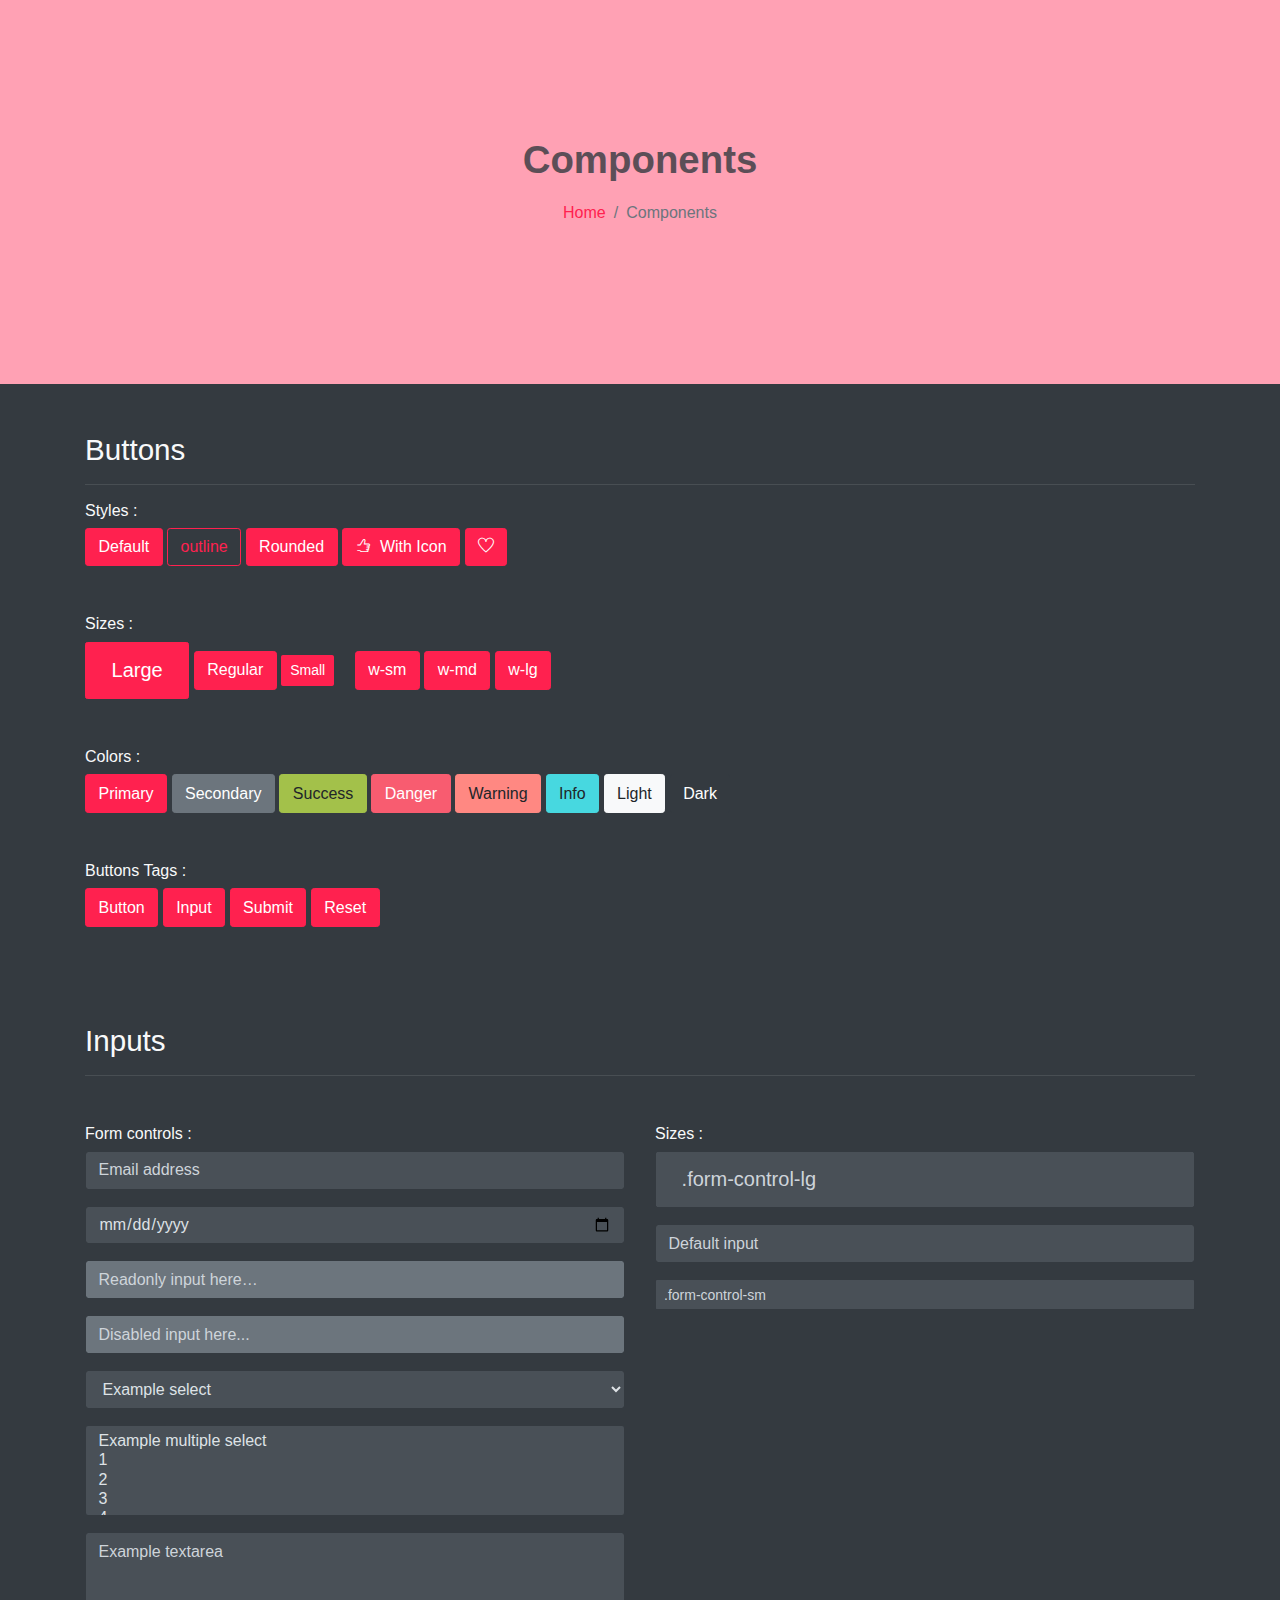
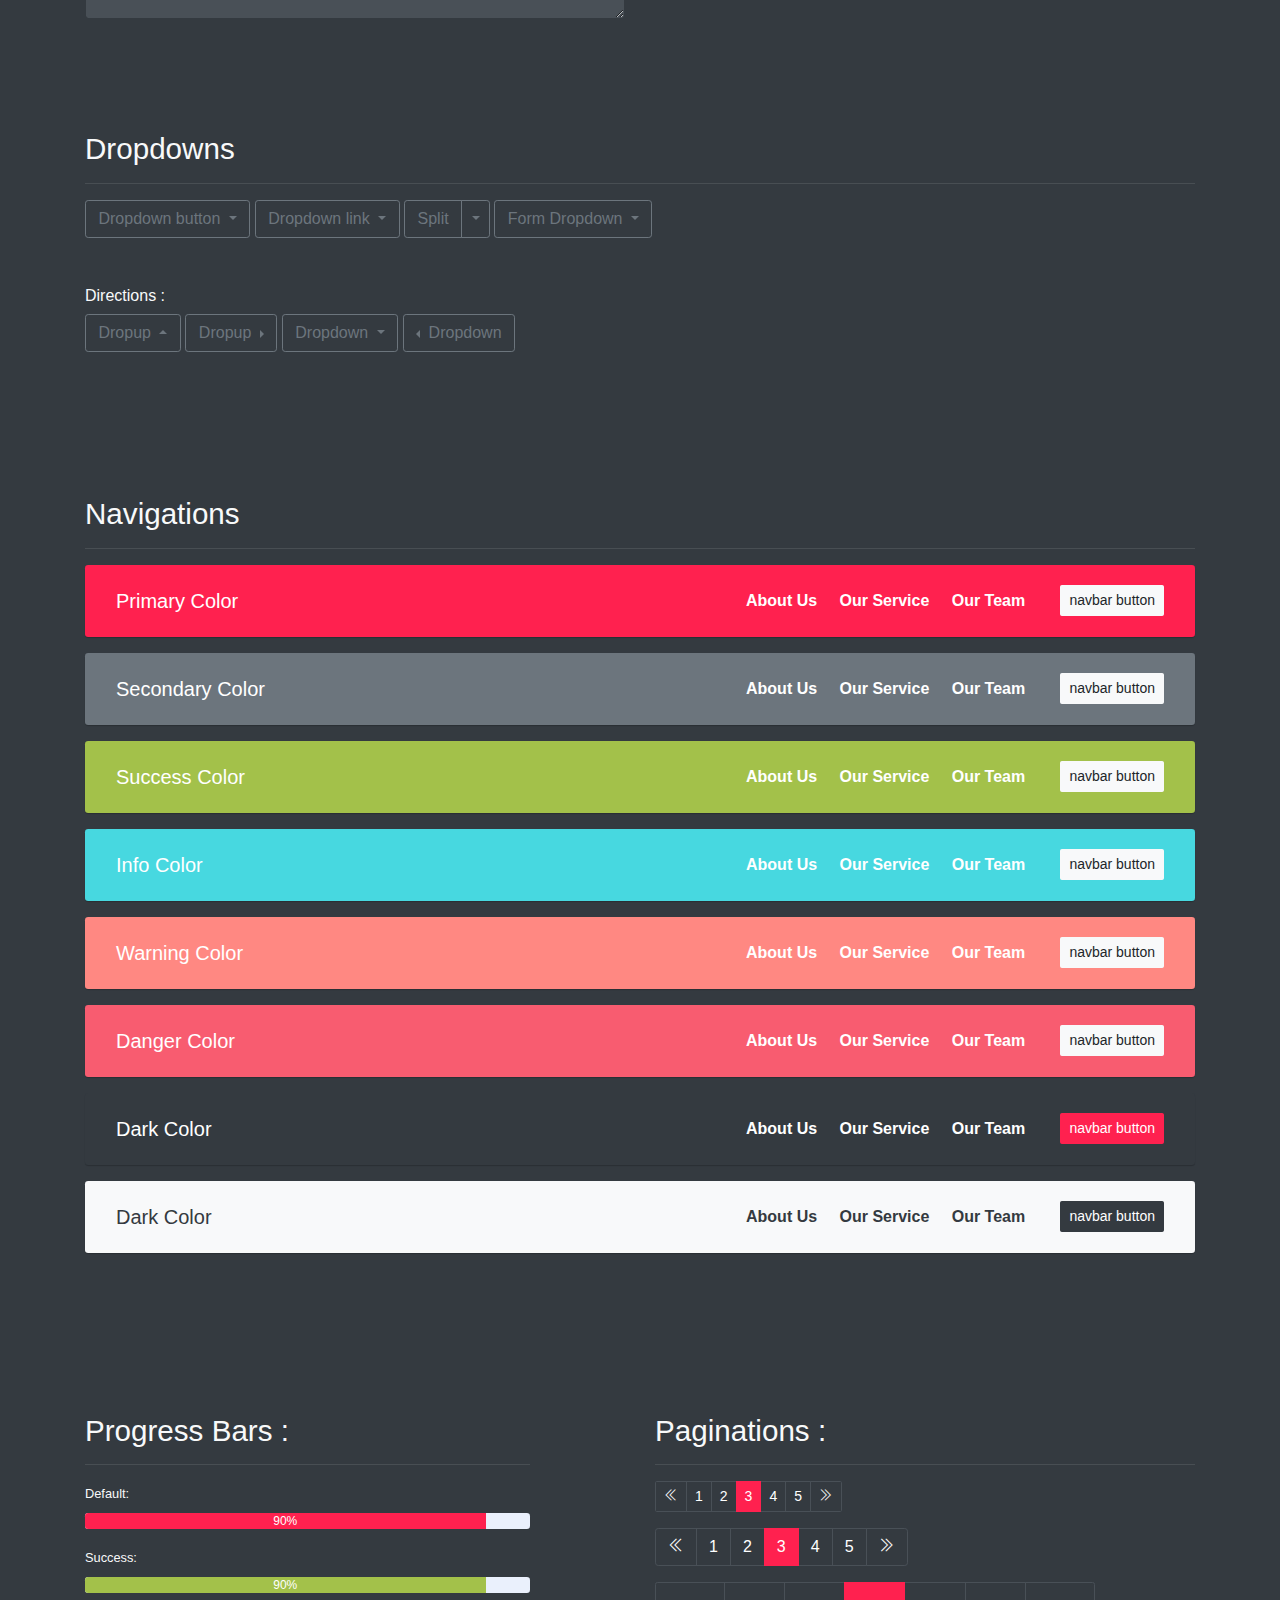
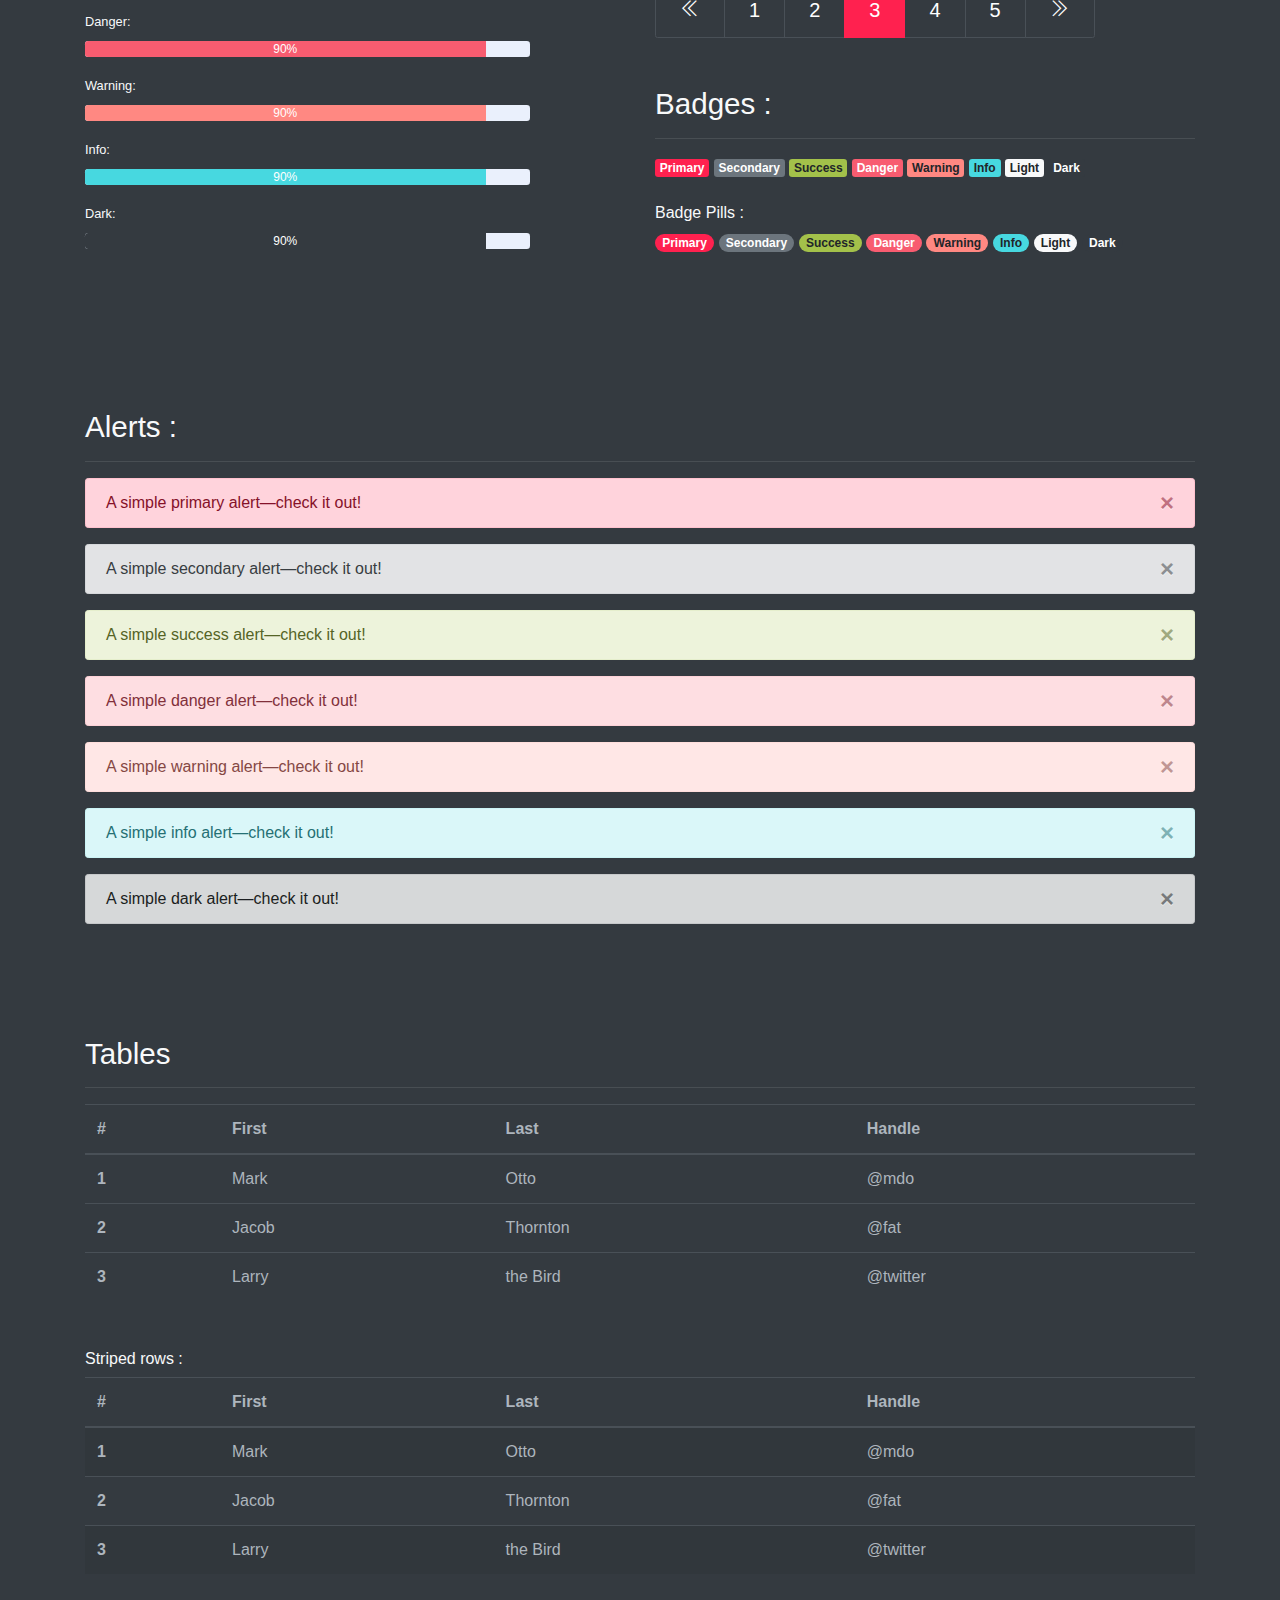
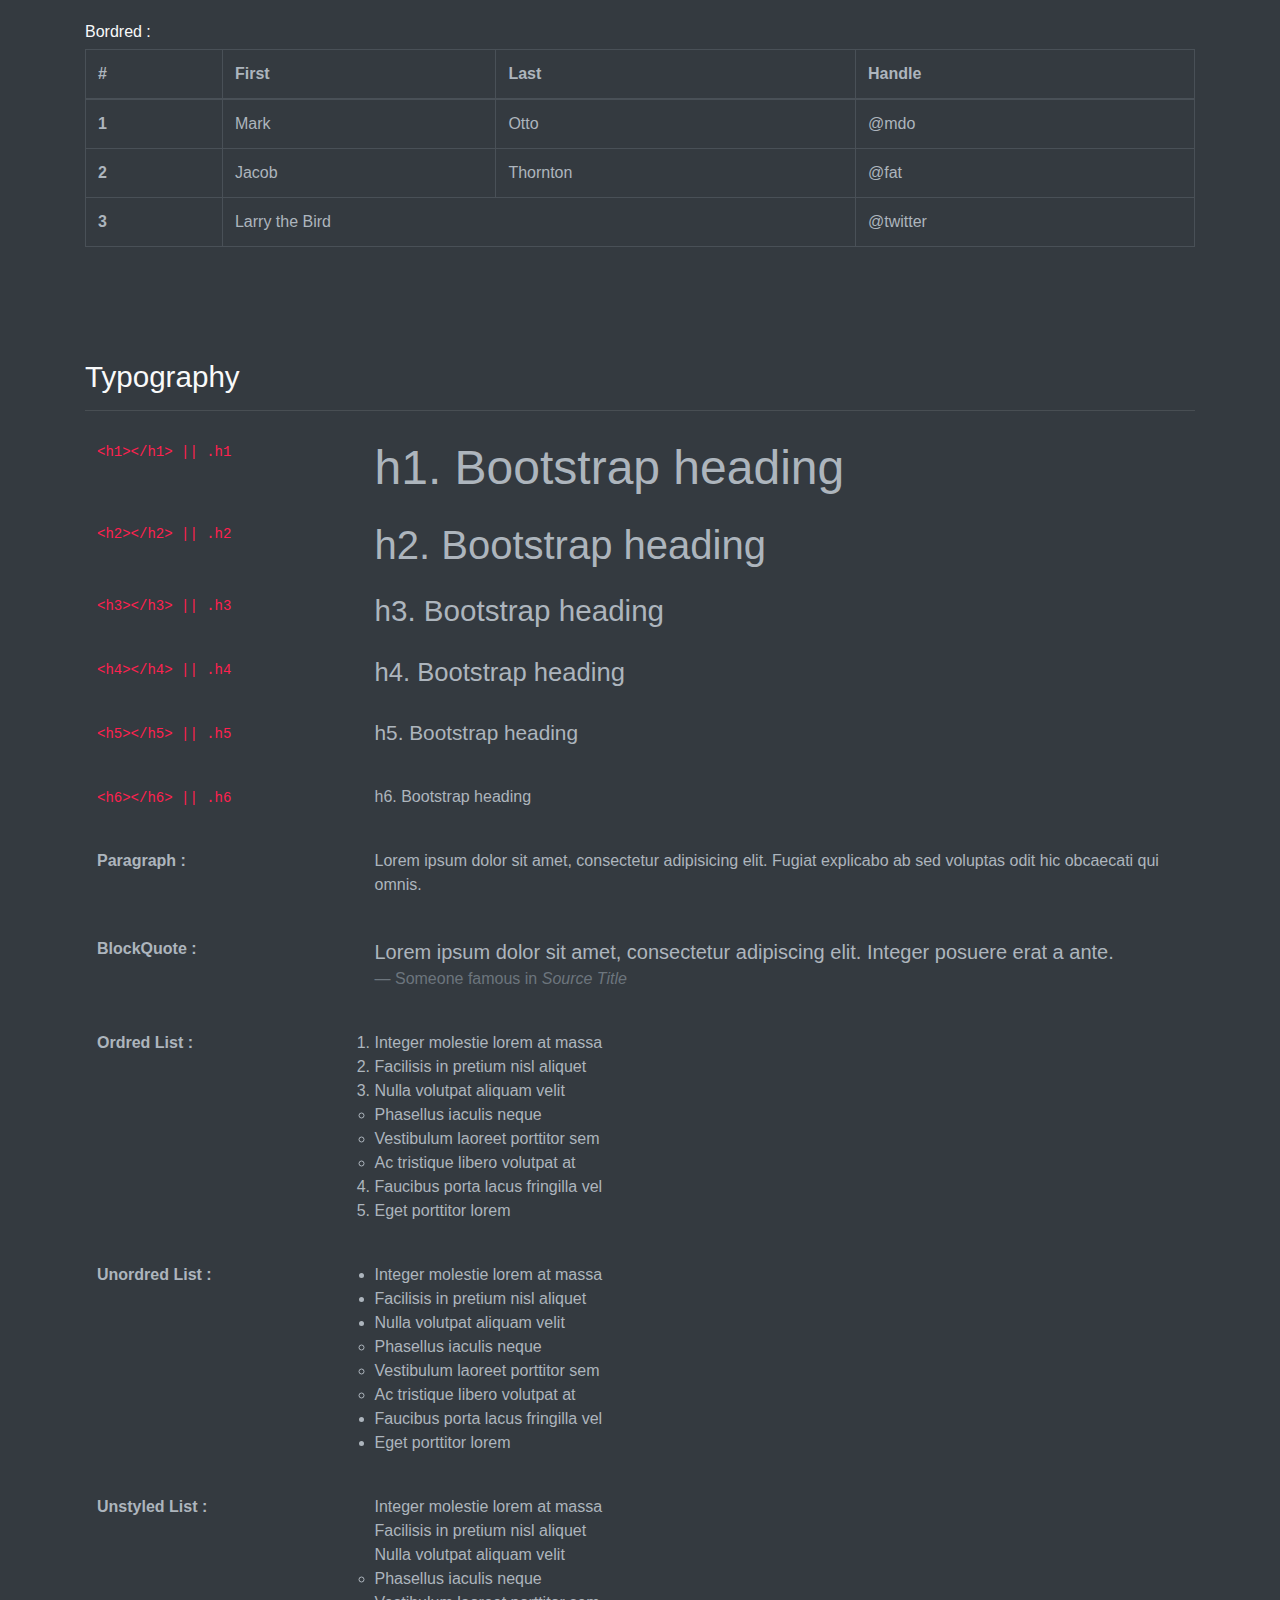
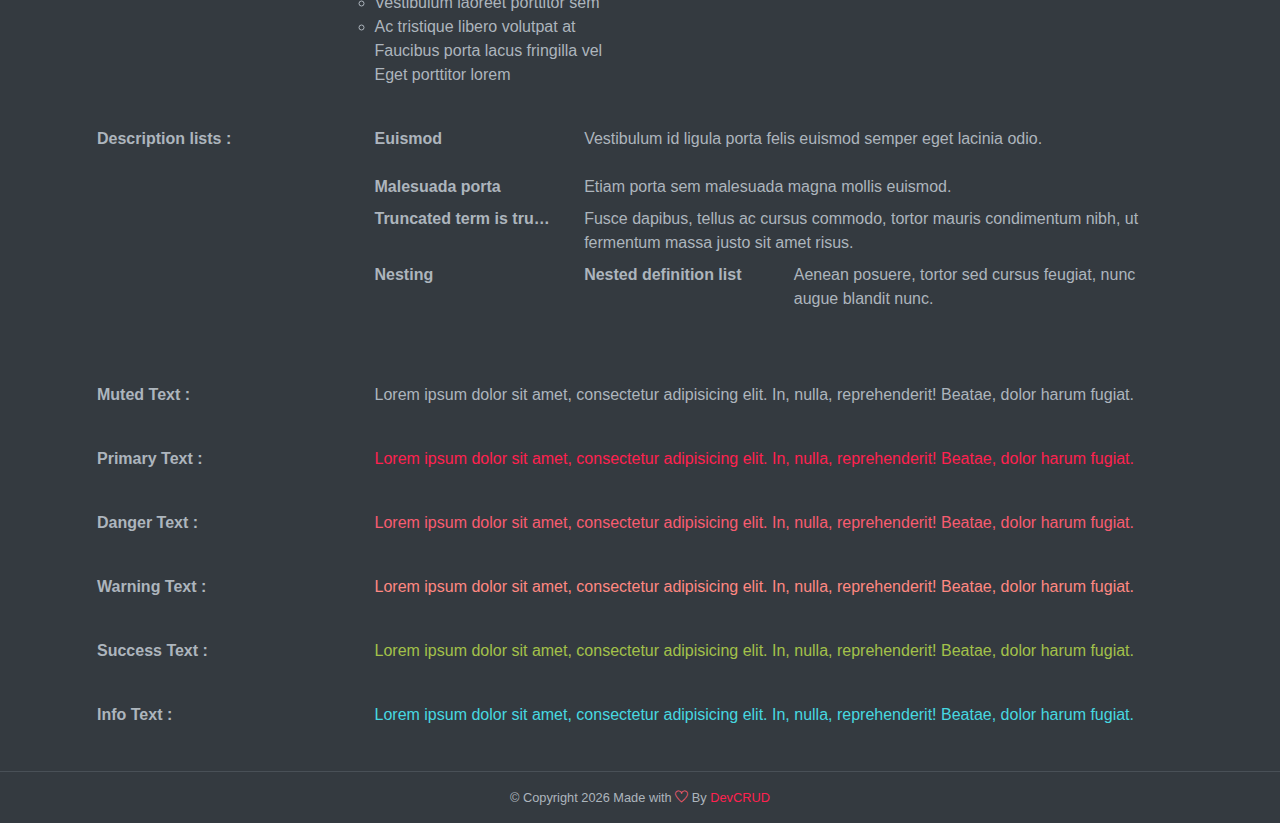
<file: public_html/components.html>
<!DOCTYPE html>
<html lang="en">
<head>
   <meta charset="utf-8">
    <meta name="viewport" content="width=device-width, initial-scale=1, shrink-to-fit=no">
    <meta name="description" content="Start your development with FoodHut landing page.">
    <meta name="author" content="Devcrud">
    <title>FoodHut | Free Bootstrap 4.3.x template</title>

   <!-- font icons -->
   <link rel="stylesheet" href="assets/vendors/themify-icons/css/themify-icons.css">

   <!-- Bootstrap + Steller  -->
   <link rel="stylesheet" href="assets/css/foodhut.css">
</head>
<body>

   <!-- Page Header -->
   <header class="header header-mini"> 
      <div class="header-title">Components</div> 
      <nav aria-label="breadcrumb">
         <ol class="breadcrumb">
            <li class="breadcrumb-item"><a href="/">Home</a></li>
            <li class="breadcrumb-item active" aria-current="page">Components</li>
         </ol>
      </nav>
   </header> <!-- End Of Page Header -->

   <!-- main content -->
   <div class="container">

      <!-- Buttons -->
      <h3 class="mt-5">Buttons</h3>
      <hr>
      <h6 class="section-secondary-title">Styles :</h6>
      <button class="btn btn-primary">Default</button>
      <button class="btn btn-outline-primary">outline</button>
      <button class="btn btn-primary rounded">Rounded</button>
      <button class="btn btn-primary rounded"><i class="ti-thumb-up pr-1"></i> With Icon</button>
      <button class="btn btn-primary circle"><i class="ti-heart"></i></button>

      <h6 class="section-secondary-title mt-5">Sizes :</h6>
      <button class="btn btn-primary btn-lg">Large</button>
      <button class="btn btn-primary ">Regular</button>
      <button class="btn btn-primary btn-sm">Small</button>
      <button class="btn btn-primary w-sm ml-3">w-sm</button>
      <button class="btn btn-primary w-md">w-md</button>
      <button class="btn btn-primary w-lg">w-lg</button>

      <h6 class="section-secondary-title mt-5">Colors :</h6>          
      <button type="button" class="btn btn-primary">Primary</button>
      <button type="button" class="btn btn-secondary">Secondary</button>
      <button type="button" class="btn btn-success">Success</button>
      <button type="button" class="btn btn-danger">Danger</button>
      <button type="button" class="btn btn-warning">Warning</button>
      <button type="button" class="btn btn-info">Info</button>
      <button type="button" class="btn btn-light">Light</button>
      <button type="button" class="btn btn-dark">Dark</button>

      <h6 class="section-secondary-title mt-5">Buttons Tags :</h6>
      <button class="btn btn-primary" type="submit">Button</button>
      <input class="btn btn-primary" type="button" value="Input">
      <input class="btn btn-primary" type="submit" value="Submit">
      <input class="btn btn-primary" type="reset" value="Reset">
      
      <!-- devider -->
      <div class="py-5"></div>

      <!-- Inputs -->
      <h3>Inputs</h3>
      <hr>
      <div class="row mt-5">
         <div class="col-md-6">
            <h6 class="section-secondary-title">Form controls :</h6>        
            <div class="form-group">
               <input type="email" class="form-control" id="exampleFormControlInput1" placeholder="Email address">
            </div>
            <div class="form-group">
               <input type="date" class="form-control" id="exampleFormControlInput1" placeholder="Date">
            </div>
            <div class="form-group">
               <input class="form-control" type="text" placeholder="Readonly input here…" readonly>
            </div>
            <div class="form-group">
               <input class="form-control" id="disabledInput" type="text" placeholder="Disabled input here..." disabled>
            </div>
            <div class="form-group">
               <select class="form-control" id="exampleFormControlSelect1">
                  <option>Example select</option>
                  <option>1</option>
                  <option>2</option>
                  <option>3</option>
                  <option>4</option>
                  <option>5</option>
               </select>
            </div>
            <div class="form-group">
               <select multiple class="form-control" id="exampleFormControlSelect2">
                  <option>Example multiple select</option>
                  <option>1</option>
                  <option>2</option>
                  <option>3</option>
                  <option>4</option>
                  <option>5</option>
               </select>
            </div>
            <div class="form-group">
               <textarea class="form-control" id="exampleFormControlTextarea1" rows="3" placeholder="Example textarea"></textarea>
            </div>
         </div>
         <div class="col-md-6">
            <h6 class="section-secondary-title">Sizes :</h6>    
            <div class="form-group">
               <input class="form-control form-control-lg" type="text" placeholder=".form-control-lg">             
            </div>
            <div class="form-group">
               <input class="form-control" type="text" placeholder="Default input">
            </div>
            <div class="form-group">
               <input class="form-control form-control-sm" type="text" placeholder=".form-control-sm"> 
            </div>
         </div>
      </div> <!-- end of inputs -->   

      <!-- devider -->
      <div class="py-5"></div>             

      <!-- Dropdowns -->
      <h3 class="components-section-title font-weight-normal">Dropdowns</h3>
      <hr>
      <div class="dropdown d-inline-block">
         <button class="btn btn-outline-secondary dropdown-toggle" type="button" id="dropdownMenuButton" data-toggle="dropdown" aria-haspopup="true" aria-expanded="false">
         Dropdown button
         </button>
         <div class="dropdown-menu" aria-labelledby="dropdownMenuButton">
         <a class="dropdown-item" href="#">Action</a>
         <a class="dropdown-item" href="#">Another action</a>
         <a class="dropdown-item" href="#">Something else here</a>
         </div>
      </div>
      <div class="dropdown d-inline-block">
         <a class="btn btn-outline-secondary dropdown-toggle" href="#" role="button" id="dropdownMenuLink" data-toggle="dropdown" aria-haspopup="true" aria-expanded="false">
            Dropdown link
         </a>
         <div class="dropdown-menu" aria-labelledby="dropdownMenuLink">
            <a class="dropdown-item" href="#">Action</a>
            <a class="dropdown-item" href="#">Another action</a>
            <a class="dropdown-item" href="#">Something else here</a>
         </div>
      </div>
      <div class="btn-group">
         <button type="button" class="btn btn-outline-secondary">Split</button>
         <button type="button" class="btn btn-outline-secondary dropdown-toggle dropdown-toggle-split" data-toggle="dropdown" aria-haspopup="true" aria-expanded="false">
         <span class="sr-only">Toggle Dropdown</span>
         </button>
         <div class="dropdown-menu">
            <a class="dropdown-item" href="#">Action</a>
            <a class="dropdown-item" href="#">Another action</a>
            <a class="dropdown-item" href="#">Something else here</a>
            <div class="dropdown-divider"></div>
            <a class="dropdown-item" href="#">Separated link</a>
         </div>
      </div>
      <div class="btn-group">
         <button class="btn btn-outline-secondary dropdown-toggle" type="button" id="dropdownMenuButton" data-toggle="dropdown" aria-haspopup="true" aria-expanded="false">
            Form Dropdown
         </button>
         <div class="dropdown-menu form">
            <form class="px-4 py-3">
               <div class="form-group">
                  <input type="email" class="form-control" id="exampleDropdownFormEmail1" placeholder="email@example.com">
               </div>
               <div class="form-group">
                  <input type="password" class="form-control" id="exampleDropdownFormPassword1" placeholder="Password">
               </div>
               <div class="form-check mb-3">
                  <input type="checkbox" class="form-check-input" id="dropdownCheck">
                  <label class="form-check-label" for="dropdownCheck">
                     Remember me
                  </label>
               </div>
               <button type="submit" class="btn btn-primary btn-block">Sign in</button>
            </form>
            <div class="dropdown-divider"></div>
            <a class="dropdown-item" href="#"><small>New around here? Sign up</small></a>
            <a class="dropdown-item" href="#"><small>Forgot password?</small></a>
         </div>
      </div>       
      <h6 class="section-secondary-title mt-5">Directions :</h6>  
      <div class="btn-group dropup">
         <button type="button" class="btn btn-outline-secondary dropdown-toggle" data-toggle="dropdown" aria-haspopup="true" aria-expanded="false">
            Dropup
         </button>
         <div class="dropdown-menu">
            <a class="dropdown-item" href="#">Action</a>
            <a class="dropdown-item" href="#">Another action</a>
            <a class="dropdown-item" href="#">Something else here</a>
            <div class="dropdown-divider"></div>
            <a class="dropdown-item" href="#">Separated link</a>
         </div>
      </div>
      <div class="btn-group dropright">
         <button type="button" class="btn btn-outline-secondary dropdown-toggle" data-toggle="dropdown" aria-haspopup="true" aria-expanded="false">
            Dropup
         </button>
         <div class="dropdown-menu">
            <a class="dropdown-item" href="#">Action</a>
            <a class="dropdown-item" href="#">Another action</a>
            <a class="dropdown-item" href="#">Something else here</a>
            <div class="dropdown-divider"></div>
            <a class="dropdown-item" href="#">Separated link</a>
         </div>
      </div>
      <div class="btn-group">
         <button type="button" class="btn btn-outline-secondary dropdown-toggle" data-toggle="dropdown" aria-haspopup="true" aria-expanded="false">
            Dropdown
         </button>
         <div class="dropdown-menu">
            <a class="dropdown-item" href="#">Action</a>
            <a class="dropdown-item" href="#">Another action</a>
            <a class="dropdown-item" href="#">Something else here</a>
            <div class="dropdown-divider"></div>
            <a class="dropdown-item" href="#">Separated link</a>
         </div>
      </div>
      <div class="btn-group dropleft">
         <button type="button" class="btn btn-outline-secondary dropdown-toggle" data-toggle="dropdown" aria-haspopup="true" aria-expanded="false">
            Dropdown
         </button>
         <div class="dropdown-menu">
            <a class="dropdown-item" href="#">Action</a>
            <a class="dropdown-item" href="#">Another action</a>
            <a class="dropdown-item" href="#">Something else here</a>
            <div class="dropdown-divider"></div>
            <a class="dropdown-item" href="#">Separated link</a>
         </div>
      </div> <!-- end of Dropdowns -->  

      <!-- devider -->
      <div class="py-5"></div>   

      <!-- navbars -->
      <h3 class="components-section-title font-weight-normal mt-5">Navigations</h3>
      <hr>
      <nav class="navbar navbar-expand-sm navbar-dark bg-primary rounded shadow mb-3">
         <div class="container">
            <a class="navbar-brand" href="#">Primary Color</a>
            <button class="navbar-toggler ml-auto" type="button" data-toggle="collapse" data-target="#navbarSupportedContent" aria-controls="navbarSupportedContent" aria-expanded="false" aria-label="Toggle navigation">
            <span class="navbar-toggler-icon"></span>
            </button>
            <div class="collapse navbar-collapse" id="navbarSupportedContent">
               <ul class="navbar-nav ml-auto"> 
                  <li class="nav-item">
                     <a class="nav-link" href="#about">About Us</a>
                  </li>
                  <li class="nav-item">
                     <a class="nav-link" href="#service">Our Service</a>
                  </li>
                  <li class="nav-item">
                     <a class="nav-link" href="#team">Our Team</a>
                  </li>
                  <li class="nav-item">
                     <a href="#book-table" class="ml-4 mt-1 btn btn-light btn-sm">navbar button</a>
                  </li>
               </ul>                       
            </div>
         </div>
      </nav>
      <nav class="navbar navbar-expand-sm navbar-dark bg-secondary rounded shadow mb-3">
         <div class="container">
            <a class="navbar-brand" href="#">Secondary Color</a>
            <button class="navbar-toggler ml-auto" type="button" data-toggle="collapse" data-target="#navbarSupportedContent" aria-controls="navbarSupportedContent" aria-expanded="false" aria-label="Toggle navigation">
            <span class="navbar-toggler-icon"></span>
            </button>
            <div class="collapse navbar-collapse" id="navbarSupportedContent">
               <ul class="navbar-nav ml-auto"> 
                  <li class="nav-item">
                     <a class="nav-link" href="#about">About Us</a>
                  </li>
                  <li class="nav-item">
                     <a class="nav-link" href="#service">Our Service</a>
                  </li>
                  <li class="nav-item">
                     <a class="nav-link" href="#team">Our Team</a>
                  </li>
                  <li class="nav-item">
                     <a href="#book-table" class="ml-4 mt-1 btn btn-light btn-sm">navbar button</a>
                  </li>
               </ul>                       
            </div>
         </div>
      </nav>
      <nav class="navbar navbar-expand-sm navbar-dark bg-success rounded shadow mb-3">
         <div class="container">
            <a class="navbar-brand" href="#">Success Color</a>
            <button class="navbar-toggler ml-auto" type="button" data-toggle="collapse" data-target="#navbarSupportedContent" aria-controls="navbarSupportedContent" aria-expanded="false" aria-label="Toggle navigation">
            <span class="navbar-toggler-icon"></span>
            </button>
            <div class="collapse navbar-collapse" id="navbarSupportedContent">
               <ul class="navbar-nav ml-auto"> 
                  <li class="nav-item">
                     <a class="nav-link" href="#about">About Us</a>
                  </li>
                  <li class="nav-item">
                     <a class="nav-link" href="#service">Our Service</a>
                  </li>
                  <li class="nav-item">
                     <a class="nav-link" href="#team">Our Team</a>
                  </li>
                  <li class="nav-item">
                     <a href="#book-table" class="ml-4 mt-1 btn btn-light btn-sm">navbar button</a>
                  </li>
               </ul>                       
            </div>
         </div>
      </nav>
      <nav class="navbar navbar-expand-sm navbar-dark bg-info rounded shadow mb-3">
         <div class="container">
            <a class="navbar-brand" href="#">Info Color</a>
            <button class="navbar-toggler ml-auto" type="button" data-toggle="collapse" data-target="#navbarSupportedContent" aria-controls="navbarSupportedContent" aria-expanded="false" aria-label="Toggle navigation">
            <span class="navbar-toggler-icon"></span>
            </button>
            <div class="collapse navbar-collapse" id="navbarSupportedContent">
               <ul class="navbar-nav ml-auto"> 
                  <li class="nav-item">
                     <a class="nav-link" href="#about">About Us</a>
                  </li>
                  <li class="nav-item">
                     <a class="nav-link" href="#service">Our Service</a>
                  </li>
                  <li class="nav-item">
                     <a class="nav-link" href="#team">Our Team</a>
                  </li>
                  <li class="nav-item">
                     <a href="#book-table" class="ml-4 mt-1 btn btn-light btn-sm">navbar button</a>
                  </li>
               </ul>                       
            </div>
         </div>
      </nav>
      <nav class="navbar navbar-expand-sm navbar-dark bg-warning rounded shadow mb-3">
         <div class="container">
            <a class="navbar-brand" href="#">Warning Color</a>
            <button class="navbar-toggler ml-auto" type="button" data-toggle="collapse" data-target="#navbarSupportedContent" aria-controls="navbarSupportedContent" aria-expanded="false" aria-label="Toggle navigation">
            <span class="navbar-toggler-icon"></span>
            </button>
            <div class="collapse navbar-collapse" id="navbarSupportedContent">
               <ul class="navbar-nav ml-auto"> 
                  <li class="nav-item">
                     <a class="nav-link" href="#about">About Us</a>
                  </li>
                  <li class="nav-item">
                     <a class="nav-link" href="#service">Our Service</a>
                  </li>
                  <li class="nav-item">
                     <a class="nav-link" href="#team">Our Team</a>
                  </li>
                  <li class="nav-item">
                     <a href="#book-table" class="ml-4 mt-1 btn btn-light btn-sm">navbar button</a>
                  </li>
               </ul>                       
            </div>
         </div>
      </nav>
      <nav class="navbar navbar-expand-sm navbar-dark bg-danger rounded shadow mb-3">
         <div class="container">
            <a class="navbar-brand" href="#">Danger Color</a>
            <button class="navbar-toggler ml-auto" type="button" data-toggle="collapse" data-target="#navbarSupportedContent" aria-controls="navbarSupportedContent" aria-expanded="false" aria-label="Toggle navigation">
            <span class="navbar-toggler-icon"></span>
            </button>
            <div class="collapse navbar-collapse" id="navbarSupportedContent">
               <ul class="navbar-nav ml-auto"> 
                  <li class="nav-item">
                     <a class="nav-link" href="#about">About Us</a>
                  </li>
                  <li class="nav-item">
                     <a class="nav-link" href="#service">Our Service</a>
                  </li>
                  <li class="nav-item">
                     <a class="nav-link" href="#team">Our Team</a>
                  </li>
                  <li class="nav-item">
                     <a href="#book-table" class="ml-4 mt-1 btn btn-light btn-sm">navbar button</a>
                  </li>
               </ul>                       
            </div>
         </div>
      </nav>
      <nav class="navbar navbar-expand-sm navbar-dark bg-dark rounded shadow mb-3">
         <div class="container">
            <a class="navbar-brand" href="#">Dark Color</a>
            <button class="navbar-toggler ml-auto" type="button" data-toggle="collapse" data-target="#navbarSupportedContent" aria-controls="navbarSupportedContent" aria-expanded="false" aria-label="Toggle navigation">
            <span class="navbar-toggler-icon"></span>
            </button>
            <div class="collapse navbar-collapse" id="navbarSupportedContent">
               <ul class="navbar-nav ml-auto"> 
                  <li class="nav-item">
                     <a class="nav-link" href="#about">About Us</a>
                  </li>
                  <li class="nav-item">
                     <a class="nav-link" href="#service">Our Service</a>
                  </li>
                  <li class="nav-item">
                     <a class="nav-link" href="#team">Our Team</a>
                  </li>
                  <li class="nav-item">
                     <a href="#book-table" class="ml-4 mt-1 btn btn-primary btn-sm">navbar button</a>
                  </li>
               </ul>                       
            </div>
         </div>
      </nav>
      <nav class="navbar navbar-expand-sm navbar-light bg-light rounded shadow mb-3">
         <div class="container">
            <a class="navbar-brand" href="#">Dark Color</a>
            <button class="navbar-toggler ml-auto" type="button" data-toggle="collapse" data-target="#navbarSupportedContent" aria-controls="navbarSupportedContent" aria-expanded="false" aria-label="Toggle navigation">
            <span class="navbar-toggler-icon"></span>
            </button>
            <div class="collapse navbar-collapse" id="navbarSupportedContent">
               <ul class="navbar-nav ml-auto"> 
                  <li class="nav-item">
                     <a class="nav-link" href="#about">About Us</a>
                  </li>
                  <li class="nav-item">
                     <a class="nav-link" href="#service">Our Service</a>
                  </li>
                  <li class="nav-item">
                     <a class="nav-link" href="#team">Our Team</a>
                  </li>
                  <li class="nav-item">
                     <a href="#book-table" class="ml-4 mt-1 btn btn-dark btn-sm">navbar button</a>
                  </li>
               </ul>                       
            </div>
         </div>
      </nav>
      <!-- End of navbars -->

      <!-- devider -->
      <div class="py-5"></div>   
      
      <!-- progress bars -->
      <div class="row justify-content-between">
         <div class="col-md-5">
            <h3 class="components-section-title font-weight-normal mt-5">Progress Bars :</h3>
            <hr>
            <small>Default: </small>
            <div class="progress mt-2 mb-3">
               <div class="progress-bar" role="progressbar" style="width: 90%" aria-valuenow="25" aria-valuemin="0" aria-valuemax="100"><span>90%</span></div>
            </div>
            <small>Success:</small>
            <div class="progress mt-2 mb-3">
               <div class="progress-bar bg-success" role="progressbar" style="width: 90%" aria-valuenow="25" aria-valuemin="0" aria-valuemax="100"><span>90%</span></div>
            </div>
            <small>Danger:</small>
            <div class="progress mt-2 mb-3">
               <div class="progress-bar bg-danger" role="progressbar" style="width: 90%" aria-valuenow="25" aria-valuemin="0" aria-valuemax="100"><span>90%</span></div>
            </div>
            <small>Warning:</small>
            <div class="progress mt-2 mb-3">
               <div class="progress-bar bg-warning" role="progressbar" style="width: 90%" aria-valuenow="25" aria-valuemin="0" aria-valuemax="100"><span>90%</span></div>
            </div>
            <small>Info:</small>
            <div class="progress mt-2 mb-3">
               <div class="progress-bar bg-info" role="progressbar" style="width: 90%" aria-valuenow="25" aria-valuemin="0" aria-valuemax="100"><span>90%</span></div>
            </div>
            <small>Dark:</small>
            <div class="progress mt-2 mb-3">
               <div class="progress-bar bg-dark" role="progressbar" style="width: 90%" aria-valuenow="25" aria-valuemin="0" aria-valuemax="100"><span>90%</span></div>
            </div>
         </div>
         <div class="col-md-6">
            <h3 class="components-section-title font-weight-normal mt-5">Paginations :</h3>
            <hr>
            <nav aria-label="Page navigation example">
               <ul class="pagination pagination-sm">
                  <li class="page-item"><a class="page-link" href="#"><i class="ti-angle-double-left"></i></a></li>
                  <li class="page-item"><a class="page-link" href="#">1</a></li>
                  <li class="page-item"><a class="page-link" href="#">2</a></li>
                  <li class="page-item active"><a class="page-link" href="#">3</a></li>
                  <li class="page-item"><a class="page-link" href="#">4</a></li>
                  <li class="page-item"><a class="page-link" href="#">5</a></li>
                  <li class="page-item"><a class="page-link" href="#"><i class="ti-angle-double-right"></i></a></li>
               </ul>
            </nav>
            <nav aria-label="Page navigation example">
               <ul class="pagination">
               <li class="page-item"><a class="page-link" href="#"><i class="ti-angle-double-left"></i></a></li>
                  <li class="page-item"><a class="page-link" href="#">1</a></li>
                  <li class="page-item"><a class="page-link" href="#">2</a></li>
                  <li class="page-item active"><a class="page-link" href="#">3</a></li>
                  <li class="page-item"><a class="page-link" href="#">4</a></li>
                  <li class="page-item"><a class="page-link" href="#">5</a></li>
                  <li class="page-item"><a class="page-link" href="#"><i class="ti-angle-double-right"></i></a></li>
               </ul>
            </nav>
            <nav aria-label="Page navigation example">
               <ul class="pagination pagination-lg">
                  <li class="page-item"><a class="page-link" href="#"><i class="ti-angle-double-left"></i></a></li>
                  <li class="page-item"><a class="page-link" href="#">1</a></li>
                  <li class="page-item"><a class="page-link" href="#">2</a></li>
                  <li class="page-item active"><a class="page-link" href="#">3</a></li>
                  <li class="page-item"><a class="page-link" href="#">4</a></li>
                  <li class="page-item"><a class="page-link" href="#">5</a></li>
                  <li class="page-item"><a class="page-link" href="#"><i class="ti-angle-double-right"></i></a></li>
               </ul>
            </nav>

            <!-- Badges -->
            <h3 class="components-section-title font-weight-normal mt-5">Badges :</h3>
            <hr>
            <span class="badge badge-primary">Primary</span>
            <span class="badge badge-secondary">Secondary</span>
            <span class="badge badge-success">Success</span>
            <span class="badge badge-danger">Danger</span>
            <span class="badge badge-warning">Warning</span>
            <span class="badge badge-info">Info</span>
            <span class="badge badge-light">Light</span>
            <span class="badge badge-dark">Dark</span>
            <h6 class="section-secondary-title mt-4 mb-2">Badge Pills :</h6>
            <span class="badge badge-pill badge-primary">Primary</span>
            <span class="badge badge-pill badge-secondary">Secondary</span>
            <span class="badge badge-pill badge-success">Success</span>
            <span class="badge badge-pill badge-danger">Danger</span>
            <span class="badge badge-pill badge-warning">Warning</span>
            <span class="badge badge-pill badge-info">Info</span>
            <span class="badge badge-pill badge-light">Light</span>
            <span class="badge badge-pill badge-dark">Dark</span>
         </div>
      </div> <!-- End of Progress bars -->

      <!-- devider -->
      <div class="py-5"></div>  

      <!-- Alerts -->
      <h3 class="components-section-title font-weight-normal mt-5">Alerts :</h3>
      <hr>
      <div class="alert alert-primary alert-dismissible fade show" role="alert">
         A simple primary alert—check it out!
         <button type="button" class="close" data-dismiss="alert" aria-label="Close">
            <span aria-hidden="true">&times;</span>
         </button>
      </div>
      <div class="alert alert-secondary alert-dismissible fade show" role="alert">
         A simple secondary alert—check it out!
         <button type="button" class="close" data-dismiss="alert" aria-label="Close">
            <span aria-hidden="true">&times;</span>
         </button>
      </div>
      <div class="alert alert-success alert-dismissible fade show" role="alert">
         A simple success alert—check it out!
         <button type="button" class="close" data-dismiss="alert" aria-label="Close">
            <span aria-hidden="true">&times;</span>
         </button>
      </div>
      <div class="alert alert-danger alert-dismissible fade show" role="alert">
         A simple danger alert—check it out!
         <button type="button" class="close" data-dismiss="alert" aria-label="Close">
            <span aria-hidden="true">&times;</span>
         </button>
      </div>
      <div class="alert alert-warning alert-dismissible fade show" role="alert">
         A simple warning alert—check it out!
         <button type="button" class="close" data-dismiss="alert" aria-label="Close">
            <span aria-hidden="true">&times;</span>
         </button>
      </div>
      <div class="alert alert-info alert-dismissible fade show" role="alert">
         A simple info alert—check it out!
         <button type="button" class="close" data-dismiss="alert" aria-label="Close">
            <span aria-hidden="true">&times;</span>
         </button>
      </div>
      <div class="alert alert-dark alert-dismissible fade show" role="alert">
         A simple dark alert—check it out!
         <button type="button" class="close" data-dismiss="alert" aria-label="Close">
            <span aria-hidden="true">&times;</span>
         </button>
      </div>
      <!-- end of alerts -->

      <!-- devider -->
      <div class="py-5"></div> 
   
      <!-- tables -->
      <h3 class="components-section-title">Tables</h3>
      <hr>
      <table class="table">
         <thead>
            <tr>
               <th scope="col">#</th>
               <th scope="col">First</th>
               <th scope="col">Last</th>
               <th scope="col">Handle</th>
            </tr>
         </thead>
         <tbody>
            <tr>
               <th scope="row">1</th>
               <td>Mark</td>
               <td>Otto</td>
               <td>@mdo</td>
            </tr>
            <tr>
               <th scope="row">2</th>
               <td>Jacob</td>
               <td>Thornton</td>
               <td>@fat</td>
            </tr>
            <tr>
               <th scope="row">3</th>
               <td>Larry</td>
               <td>the Bird</td>
               <td>@twitter</td>
            </tr>
         </tbody>
      </table>

      <h6 class="section-secondary-title mt-5">Striped rows :</h6>
      <table class="table table-striped">
         <thead>
            <tr>
               <th scope="col">#</th>
               <th scope="col">First</th>
               <th scope="col">Last</th>
               <th scope="col">Handle</th>
            </tr>
         </thead>
         <tbody>
            <tr>
               <th scope="row">1</th>
               <td>Mark</td>
               <td>Otto</td>
               <td>@mdo</td>
            </tr>
            <tr>
               <th scope="row">2</th>
               <td>Jacob</td>
               <td>Thornton</td>
               <td>@fat</td>
            </tr>
            <tr>
               <th scope="row">3</th>
               <td>Larry</td>
               <td>the Bird</td>
               <td>@twitter</td>
            </tr>
         </tbody>
      </table>

      <h6 class="section-secondary-title mt-5">Bordred :</h6>
      <table class="table table-bordered">
         <thead>
            <tr>
               <th scope="col">#</th>
               <th scope="col">First</th>
               <th scope="col">Last</th>
               <th scope="col">Handle</th>
            </tr>
         </thead>
         <tbody>
            <tr>
               <th scope="row">1</th>
               <td>Mark</td>
               <td>Otto</td>
               <td>@mdo</td>
            </tr>
            <tr>
               <th scope="row">2</th>
               <td>Jacob</td>
               <td>Thornton</td>
               <td>@fat</td>
            </tr>
            <tr>
               <th scope="row">3</th>
               <td colspan="2">Larry the Bird</td>
               <td>@twitter</td>
            </tr>
         </tbody>
      </table>
      <!-- end of tables -->

      <!-- devider -->
      <div class="py-5"></div> 

      <!-- typography -->
      <h3 class="components-section-title">Typography</h3>
      <hr>
      
      <table class="table table-borderless v-align-center">
         <tbody>
            <tr>
               <td>
                  <p><code class="highlighter-rouge">&lt;h1&gt;&lt;/h1&gt; || .h1</code></p>
               </td>
               <td class="w-75"><span class="h1">h1. Bootstrap heading</span></td>
            </tr>
            <tr>
               <td>
                  <p><code class="highlighter-rouge">&lt;h2&gt;&lt;/h2&gt; || .h2</code></p>
               </td>
               <td><span class="h2">h2. Bootstrap heading</span></td>
            </tr>
            <tr>
               <td>
                  <p><code class="highlighter-rouge">&lt;h3&gt;&lt;/h3&gt; || .h3</code></p>
               </td>
               <td><span class="h3">h3. Bootstrap heading</span></td>
            </tr>
            <tr>
               <td>
                  <p><code class="highlighter-rouge">&lt;h4&gt;&lt;/h4&gt; || .h4</code></p>
               </td>
               <td><span class="h4">h4. Bootstrap heading</span></td>
            </tr>
            <tr>
               <td>
                  <p><code class="highlighter-rouge">&lt;h5&gt;&lt;/h5&gt; || .h5</code></p>
               </td>
               <td><span class="h5">h5. Bootstrap heading</span></td>
            </tr>
            <tr>
               <td>
                  <p><code class="highlighter-rouge">&lt;h6&gt;&lt;/h6&gt; || .h6</code></p>
               </td>
               <td><span class="h6">h6. Bootstrap heading</span></td>
            </tr>
            <tr>
               <td>
                  <p class="font-weight-bold text-muted">Paragraph :</p>
               </td>
               <td><p>Lorem ipsum dolor sit amet, consectetur adipisicing elit. Fugiat explicabo ab sed voluptas odit hic obcaecati qui omnis.</p></td>
            </tr>
            <tr>
               <td>
                  <p class="font-weight-bold text-muted">BlockQuote :</p>
               </td>
               <td>
                  <blockquote class="blockquote">
                     <p class="mb-0">Lorem ipsum dolor sit amet, consectetur adipiscing elit. Integer posuere erat a ante.</p>
                     <footer class="blockquote-footer">Someone famous in <cite title="Source Title">Source Title</cite></footer>
                  </blockquote>
               </td>
            </tr>
            <tr>
               <td><p class="font-weight-bold text-muted">Ordred List :</p></td>
               <td>
                  <ol>
                     <li>Integer molestie lorem at massa</li>
                     <li>Facilisis in pretium nisl aliquet</li>
                     <li>Nulla volutpat aliquam velit
                        <ul>
                           <li>Phasellus iaculis neque</li>
                           <li>Vestibulum laoreet porttitor sem</li>
                           <li>Ac tristique libero volutpat at</li>
                        </ul>
                     </li>
                     <li>Faucibus porta lacus fringilla vel</li>
                     <li>Eget porttitor lorem</li>
                  </ol>
               </td>
            </tr>
            <tr>
               <td><p class="font-weight-bold text-muted">Unordred List :</p></td>
               <td>
                  <ul >
                     <li>Integer molestie lorem at massa</li>
                     <li>Facilisis in pretium nisl aliquet</li>
                     <li>Nulla volutpat aliquam velit
                        <ul>
                           <li>Phasellus iaculis neque</li>
                           <li>Vestibulum laoreet porttitor sem</li>
                           <li>Ac tristique libero volutpat at</li>
                        </ul>
                     </li>
                     <li>Faucibus porta lacus fringilla vel</li>
                     <li>Eget porttitor lorem</li>
                  </ul>
               </td>
            </tr>
            <tr>
               <td><p class="font-weight-bold text-muted">Unstyled List :</p></td>
               <td>
                  <ul class="list-unstyled">
                     <li>Integer molestie lorem at massa</li>
                     <li>Facilisis in pretium nisl aliquet</li>
                     <li>Nulla volutpat aliquam velit
                        <ul>
                           <li>Phasellus iaculis neque</li>
                           <li>Vestibulum laoreet porttitor sem</li>
                           <li>Ac tristique libero volutpat at</li>
                        </ul>
                     </li>
                     <li>Faucibus porta lacus fringilla vel</li>
                     <li>Eget porttitor lorem</li>
                  </ul>
               </td>
            </tr>
            <tr>
               <td class="font-weight-bold text-muted">Description lists : </td>
               <td>
                  <dl class="row">
                     <dt class="col-sm-3">Euismod</dt>
                     <dd class="col-sm-9">
                        <p>Vestibulum id ligula porta felis euismod semper eget lacinia odio.</p>
                     </dd>

                     <dt class="col-sm-3">Malesuada porta</dt>
                     <dd class="col-sm-9">Etiam porta sem malesuada magna mollis euismod.</dd>

                     <dt class="col-sm-3 text-truncate">Truncated term is truncated</dt>
                     <dd class="col-sm-9">Fusce dapibus, tellus ac cursus commodo, tortor mauris condimentum nibh, ut fermentum massa justo sit amet risus.</dd>

                     <dt class="col-sm-3">Nesting</dt>
                     <dd class="col-sm-9">
                        <dl class="row">
                           <dt class="col-sm-4">Nested definition list</dt>
                           <dd class="col-sm-8">Aenean posuere, tortor sed cursus feugiat, nunc augue blandit nunc.</dd>
                        </dl>
                     </dd>
                  </dl>
               </td>
            </tr>
            <tr>
               <td>
                  <p class="font-weight-bold text-muted">Muted Text :</p>
               </td>
               <td>
                  <p class="text-muted">Lorem ipsum dolor sit amet, consectetur adipisicing elit. In, nulla, reprehenderit! Beatae, dolor harum fugiat.</p>
               </td>
            </tr>
            <tr>
               <td>
                  <p class="font-weight-bold text-muted">Primary Text :</p>
               </td>
               <td>
                  <p class="text-primary">Lorem ipsum dolor sit amet, consectetur adipisicing elit. In, nulla, reprehenderit! Beatae, dolor harum fugiat.</p>
               </td>
            </tr>
            <tr>
               <td>
                  <p class="font-weight-bold text-muted">Danger Text :</p>
               </td>
               <td>
                  <p class="text-danger">Lorem ipsum dolor sit amet, consectetur adipisicing elit. In, nulla, reprehenderit! Beatae, dolor harum fugiat.</p>
               </td>
            </tr>
            <tr>
               <td>
                  <p class="font-weight-bold text-muted">Warning Text :</p>
               </td>
               <td>
                  <p class="text-warning">Lorem ipsum dolor sit amet, consectetur adipisicing elit. In, nulla, reprehenderit! Beatae, dolor harum fugiat.</p>
               </td>
            </tr>
            <tr>
               <td>
                  <p class="font-weight-bold text-muted">Success Text :</p>
               </td>
               <td>
                  <p class="text-success">Lorem ipsum dolor sit amet, consectetur adipisicing elit. In, nulla, reprehenderit! Beatae, dolor harum fugiat.</p>
               </td>
            </tr>
            <tr>
               <td>
                  <p class="font-weight-bold text-muted">Info Text :</p>
               </td>
               <td>
                  <p class="text-info">Lorem ipsum dolor sit amet, consectetur adipisicing elit. In, nulla, reprehenderit! Beatae, dolor harum fugiat.</p>
               </td>
            </tr>
         </tbody>
      </table>
   </div>
   <!-- end of typography -->

   <!-- Page Footer -->
   <div class="bg-dark text-light text-center border-top wow fadeIn">
        <p class="mb-0 py-3 text-muted small">&copy; Copyright <script>document.write(new Date().getFullYear())</script> Made with <i class="ti-heart text-danger"></i> By <a href="http://devcrud.com">DevCRUD</a></p>
    </div>
    <!-- End of Page Footer -->
   
   <!-- core  -->
   <script src="assets/vendors/jquery/jquery-3.4.1.js"></script>
   <script src="assets/vendors/bootstrap/bootstrap.bundle.js"></script>

</body>
</html>
</file>
<file: public_html/assets/vendors/themify-icons/css/themify-icons.css>
@font-face {
	font-family: 'themify';
	src:url("../fonts/themify.eot?-fvbane");
	src:url("../fonts/themify.eot?#iefix-fvbane") format("embedded-opentype"),
		url("../fonts/themify.woff?-fvbane") format("woff"),
		url("../fonts/themify.ttf?-fvbane") format("truetype"),
		url("../fonts/themify.svg?-fvbane#themify") format("svg");
	font-weight: normal;
	font-style: normal;
}

[class^="ti-"], [class*=" ti-"] {
	font-family: 'themify';
	speak: none;
	font-style: normal;
	font-weight: normal;
	font-variant: normal;
	text-transform: none;
	line-height: 1;

	/* Better Font Rendering =========== */
	-webkit-font-smoothing: antialiased;
	-moz-osx-font-smoothing: grayscale;
}

.ti-wand:before {
	content: "\e600";
}
.ti-volume:before {
	content: "\e601";
}
.ti-user:before {
	content: "\e602";
}
.ti-unlock:before {
	content: "\e603";
}
.ti-unlink:before {
	content: "\e604";
}
.ti-trash:before {
	content: "\e605";
}
.ti-thought:before {
	content: "\e606";
}
.ti-target:before {
	content: "\e607";
}
.ti-tag:before {
	content: "\e608";
}
.ti-tablet:before {
	content: "\e609";
}
.ti-star:before {
	content: "\e60a";
}
.ti-spray:before {
	content: "\e60b";
}
.ti-signal:before {
	content: "\e60c";
}
.ti-shopping-cart:before {
	content: "\e60d";
}
.ti-shopping-cart-full:before {
	content: "\e60e";
}
.ti-settings:before {
	content: "\e60f";
}
.ti-search:before {
	content: "\e610";
}
.ti-zoom-in:before {
	content: "\e611";
}
.ti-zoom-out:before {
	content: "\e612";
}
.ti-cut:before {
	content: "\e613";
}
.ti-ruler:before {
	content: "\e614";
}
.ti-ruler-pencil:before {
	content: "\e615";
}
.ti-ruler-alt:before {
	content: "\e616";
}
.ti-bookmark:before {
	content: "\e617";
}
.ti-bookmark-alt:before {
	content: "\e618";
}
.ti-reload:before {
	content: "\e619";
}
.ti-plus:before {
	content: "\e61a";
}
.ti-pin:before {
	content: "\e61b";
}
.ti-pencil:before {
	content: "\e61c";
}
.ti-pencil-alt:before {
	content: "\e61d";
}
.ti-paint-roller:before {
	content: "\e61e";
}
.ti-paint-bucket:before {
	content: "\e61f";
}
.ti-na:before {
	content: "\e620";
}
.ti-mobile:before {
	content: "\e621";
}
.ti-minus:before {
	content: "\e622";
}
.ti-medall:before {
	content: "\e623";
}
.ti-medall-alt:before {
	content: "\e624";
}
.ti-marker:before {
	content: "\e625";
}
.ti-marker-alt:before {
	content: "\e626";
}
.ti-arrow-up:before {
	content: "\e627";
}
.ti-arrow-right:before {
	content: "\e628";
}
.ti-arrow-left:before {
	content: "\e629";
}
.ti-arrow-down:before {
	content: "\e62a";
}
.ti-lock:before {
	content: "\e62b";
}
.ti-location-arrow:before {
	content: "\e62c";
}
.ti-link:before {
	content: "\e62d";
}
.ti-layout:before {
	content: "\e62e";
}
.ti-layers:before {
	content: "\e62f";
}
.ti-layers-alt:before {
	content: "\e630";
}
.ti-key:before {
	content: "\e631";
}
.ti-import:before {
	content: "\e632";
}
.ti-image:before {
	content: "\e633";
}
.ti-heart:before {
	content: "\e634";
}
.ti-heart-broken:before {
	content: "\e635";
}
.ti-hand-stop:before {
	content: "\e636";
}
.ti-hand-open:before {
	content: "\e637";
}
.ti-hand-drag:before {
	content: "\e638";
}
.ti-folder:before {
	content: "\e639";
}
.ti-flag:before {
	content: "\e63a";
}
.ti-flag-alt:before {
	content: "\e63b";
}
.ti-flag-alt-2:before {
	content: "\e63c";
}
.ti-eye:before {
	content: "\e63d";
}
.ti-export:before {
	content: "\e63e";
}
.ti-exchange-vertical:before {
	content: "\e63f";
}
.ti-desktop:before {
	content: "\e640";
}
.ti-cup:before {
	content: "\e641";
}
.ti-crown:before {
	content: "\e642";
}
.ti-comments:before {
	content: "\e643";
}
.ti-comment:before {
	content: "\e644";
}
.ti-comment-alt:before {
	content: "\e645";
}
.ti-close:before {
	content: "\e646";
}
.ti-clip:before {
	content: "\e647";
}
.ti-angle-up:before {
	content: "\e648";
}
.ti-angle-right:before {
	content: "\e649";
}
.ti-angle-left:before {
	content: "\e64a";
}
.ti-angle-down:before {
	content: "\e64b";
}
.ti-check:before {
	content: "\e64c";
}
.ti-check-box:before {
	content: "\e64d";
}
.ti-camera:before {
	content: "\e64e";
}
.ti-announcement:before {
	content: "\e64f";
}
.ti-brush:before {
	content: "\e650";
}
.ti-briefcase:before {
	content: "\e651";
}
.ti-bolt:before {
	content: "\e652";
}
.ti-bolt-alt:before {
	content: "\e653";
}
.ti-blackboard:before {
	content: "\e654";
}
.ti-bag:before {
	content: "\e655";
}
.ti-move:before {
	content: "\e656";
}
.ti-arrows-vertical:before {
	content: "\e657";
}
.ti-arrows-horizontal:before {
	content: "\e658";
}
.ti-fullscreen:before {
	content: "\e659";
}
.ti-arrow-top-right:before {
	content: "\e65a";
}
.ti-arrow-top-left:before {
	content: "\e65b";
}
.ti-arrow-circle-up:before {
	content: "\e65c";
}
.ti-arrow-circle-right:before {
	content: "\e65d";
}
.ti-arrow-circle-left:before {
	content: "\e65e";
}
.ti-arrow-circle-down:before {
	content: "\e65f";
}
.ti-angle-double-up:before {
	content: "\e660";
}
.ti-angle-double-right:before {
	content: "\e661";
}
.ti-angle-double-left:before {
	content: "\e662";
}
.ti-angle-double-down:before {
	content: "\e663";
}
.ti-zip:before {
	content: "\e664";
}
.ti-world:before {
	content: "\e665";
}
.ti-wheelchair:before {
	content: "\e666";
}
.ti-view-list:before {
	content: "\e667";
}
.ti-view-list-alt:before {
	content: "\e668";
}
.ti-view-grid:before {
	content: "\e669";
}
.ti-uppercase:before {
	content: "\e66a";
}
.ti-upload:before {
	content: "\e66b";
}
.ti-underline:before {
	content: "\e66c";
}
.ti-truck:before {
	content: "\e66d";
}
.ti-timer:before {
	content: "\e66e";
}
.ti-ticket:before {
	content: "\e66f";
}
.ti-thumb-up:before {
	content: "\e670";
}
.ti-thumb-down:before {
	content: "\e671";
}
.ti-text:before {
	content: "\e672";
}
.ti-stats-up:before {
	content: "\e673";
}
.ti-stats-down:before {
	content: "\e674";
}
.ti-split-v:before {
	content: "\e675";
}
.ti-split-h:before {
	content: "\e676";
}
.ti-smallcap:before {
	content: "\e677";
}
.ti-shine:before {
	content: "\e678";
}
.ti-shift-right:before {
	content: "\e679";
}
.ti-shift-left:before {
	content: "\e67a";
}
.ti-shield:before {
	content: "\e67b";
}
.ti-notepad:before {
	content: "\e67c";
}
.ti-server:before {
	content: "\e67d";
}
.ti-quote-right:before {
	content: "\e67e";
}
.ti-quote-left:before {
	content: "\e67f";
}
.ti-pulse:before {
	content: "\e680";
}
.ti-printer:before {
	content: "\e681";
}
.ti-power-off:before {
	content: "\e682";
}
.ti-plug:before {
	content: "\e683";
}
.ti-pie-chart:before {
	content: "\e684";
}
.ti-paragraph:before {
	content: "\e685";
}
.ti-panel:before {
	content: "\e686";
}
.ti-package:before {
	content: "\e687";
}
.ti-music:before {
	content: "\e688";
}
.ti-music-alt:before {
	content: "\e689";
}
.ti-mouse:before {
	content: "\e68a";
}
.ti-mouse-alt:before {
	content: "\e68b";
}
.ti-money:before {
	content: "\e68c";
}
.ti-microphone:before {
	content: "\e68d";
}
.ti-menu:before {
	content: "\e68e";
}
.ti-menu-alt:before {
	content: "\e68f";
}
.ti-map:before {
	content: "\e690";
}
.ti-map-alt:before {
	content: "\e691";
}
.ti-loop:before {
	content: "\e692";
}
.ti-location-pin:before {
	content: "\e693";
}
.ti-list:before {
	content: "\e694";
}
.ti-light-bulb:before {
	content: "\e695";
}
.ti-Italic:before {
	content: "\e696";
}
.ti-info:before {
	content: "\e697";
}
.ti-infinite:before {
	content: "\e698";
}
.ti-id-badge:before {
	content: "\e699";
}
.ti-hummer:before {
	content: "\e69a";
}
.ti-home:before {
	content: "\e69b";
}
.ti-help:before {
	content: "\e69c";
}
.ti-headphone:before {
	content: "\e69d";
}
.ti-harddrives:before {
	content: "\e69e";
}
.ti-harddrive:before {
	content: "\e69f";
}
.ti-gift:before {
	content: "\e6a0";
}
.ti-game:before {
	content: "\e6a1";
}
.ti-filter:before {
	content: "\e6a2";
}
.ti-files:before {
	content: "\e6a3";
}
.ti-file:before {
	content: "\e6a4";
}
.ti-eraser:before {
	content: "\e6a5";
}
.ti-envelope:before {
	content: "\e6a6";
}
.ti-download:before {
	content: "\e6a7";
}
.ti-direction:before {
	content: "\e6a8";
}
.ti-direction-alt:before {
	content: "\e6a9";
}
.ti-dashboard:before {
	content: "\e6aa";
}
.ti-control-stop:before {
	content: "\e6ab";
}
.ti-control-shuffle:before {
	content: "\e6ac";
}
.ti-control-play:before {
	content: "\e6ad";
}
.ti-control-pause:before {
	content: "\e6ae";
}
.ti-control-forward:before {
	content: "\e6af";
}
.ti-control-backward:before {
	content: "\e6b0";
}
.ti-cloud:before {
	content: "\e6b1";
}
.ti-cloud-up:before {
	content: "\e6b2";
}
.ti-cloud-down:before {
	content: "\e6b3";
}
.ti-clipboard:before {
	content: "\e6b4";
}
.ti-car:before {
	content: "\e6b5";
}
.ti-calendar:before {
	content: "\e6b6";
}
.ti-book:before {
	content: "\e6b7";
}
.ti-bell:before {
	content: "\e6b8";
}
.ti-basketball:before {
	content: "\e6b9";
}
.ti-bar-chart:before {
	content: "\e6ba";
}
.ti-bar-chart-alt:before {
	content: "\e6bb";
}
.ti-back-right:before {
	content: "\e6bc";
}
.ti-back-left:before {
	content: "\e6bd";
}
.ti-arrows-corner:before {
	content: "\e6be";
}
.ti-archive:before {
	content: "\e6bf";
}
.ti-anchor:before {
	content: "\e6c0";
}
.ti-align-right:before {
	content: "\e6c1";
}
.ti-align-left:before {
	content: "\e6c2";
}
.ti-align-justify:before {
	content: "\e6c3";
}
.ti-align-center:before {
	content: "\e6c4";
}
.ti-alert:before {
	content: "\e6c5";
}
.ti-alarm-clock:before {
	content: "\e6c6";
}
.ti-agenda:before {
	content: "\e6c7";
}
.ti-write:before {
	content: "\e6c8";
}
.ti-window:before {
	content: "\e6c9";
}
.ti-widgetized:before {
	content: "\e6ca";
}
.ti-widget:before {
	content: "\e6cb";
}
.ti-widget-alt:before {
	content: "\e6cc";
}
.ti-wallet:before {
	content: "\e6cd";
}
.ti-video-clapper:before {
	content: "\e6ce";
}
.ti-video-camera:before {
	content: "\e6cf";
}
.ti-vector:before {
	content: "\e6d0";
}
.ti-themify-logo:before {
	content: "\e6d1";
}
.ti-themify-favicon:before {
	content: "\e6d2";
}
.ti-themify-favicon-alt:before {
	content: "\e6d3";
}
.ti-support:before {
	content: "\e6d4";
}
.ti-stamp:before {
	content: "\e6d5";
}
.ti-split-v-alt:before {
	content: "\e6d6";
}
.ti-slice:before {
	content: "\e6d7";
}
.ti-shortcode:before {
	content: "\e6d8";
}
.ti-shift-right-alt:before {
	content: "\e6d9";
}
.ti-shift-left-alt:before {
	content: "\e6da";
}
.ti-ruler-alt-2:before {
	content: "\e6db";
}
.ti-receipt:before {
	content: "\e6dc";
}
.ti-pin2:before {
	content: "\e6dd";
}
.ti-pin-alt:before {
	content: "\e6de";
}
.ti-pencil-alt2:before {
	content: "\e6df";
}
.ti-palette:before {
	content: "\e6e0";
}
.ti-more:before {
	content: "\e6e1";
}
.ti-more-alt:before {
	content: "\e6e2";
}
.ti-microphone-alt:before {
	content: "\e6e3";
}
.ti-magnet:before {
	content: "\e6e4";
}
.ti-line-double:before {
	content: "\e6e5";
}
.ti-line-dotted:before {
	content: "\e6e6";
}
.ti-line-dashed:before {
	content: "\e6e7";
}
.ti-layout-width-full:before {
	content: "\e6e8";
}
.ti-layout-width-default:before {
	content: "\e6e9";
}
.ti-layout-width-default-alt:before {
	content: "\e6ea";
}
.ti-layout-tab:before {
	content: "\e6eb";
}
.ti-layout-tab-window:before {
	content: "\e6ec";
}
.ti-layout-tab-v:before {
	content: "\e6ed";
}
.ti-layout-tab-min:before {
	content: "\e6ee";
}
.ti-layout-slider:before {
	content: "\e6ef";
}
.ti-layout-slider-alt:before {
	content: "\e6f0";
}
.ti-layout-sidebar-right:before {
	content: "\e6f1";
}
.ti-layout-sidebar-none:before {
	content: "\e6f2";
}
.ti-layout-sidebar-left:before {
	content: "\e6f3";
}
.ti-layout-placeholder:before {
	content: "\e6f4";
}
.ti-layout-menu:before {
	content: "\e6f5";
}
.ti-layout-menu-v:before {
	content: "\e6f6";
}
.ti-layout-menu-separated:before {
	content: "\e6f7";
}
.ti-layout-menu-full:before {
	content: "\e6f8";
}
.ti-layout-media-right-alt:before {
	content: "\e6f9";
}
.ti-layout-media-right:before {
	content: "\e6fa";
}
.ti-layout-media-overlay:before {
	content: "\e6fb";
}
.ti-layout-media-overlay-alt:before {
	content: "\e6fc";
}
.ti-layout-media-overlay-alt-2:before {
	content: "\e6fd";
}
.ti-layout-media-left-alt:before {
	content: "\e6fe";
}
.ti-layout-media-left:before {
	content: "\e6ff";
}
.ti-layout-media-center-alt:before {
	content: "\e700";
}
.ti-layout-media-center:before {
	content: "\e701";
}
.ti-layout-list-thumb:before {
	content: "\e702";
}
.ti-layout-list-thumb-alt:before {
	content: "\e703";
}
.ti-layout-list-post:before {
	content: "\e704";
}
.ti-layout-list-large-image:before {
	content: "\e705";
}
.ti-layout-line-solid:before {
	content: "\e706";
}
.ti-layout-grid4:before {
	content: "\e707";
}
.ti-layout-grid3:before {
	content: "\e708";
}
.ti-layout-grid2:before {
	content: "\e709";
}
.ti-layout-grid2-thumb:before {
	content: "\e70a";
}
.ti-layout-cta-right:before {
	content: "\e70b";
}
.ti-layout-cta-left:before {
	content: "\e70c";
}
.ti-layout-cta-center:before {
	content: "\e70d";
}
.ti-layout-cta-btn-right:before {
	content: "\e70e";
}
.ti-layout-cta-btn-left:before {
	content: "\e70f";
}
.ti-layout-column4:before {
	content: "\e710";
}
.ti-layout-column3:before {
	content: "\e711";
}
.ti-layout-column2:before {
	content: "\e712";
}
.ti-layout-accordion-separated:before {
	content: "\e713";
}
.ti-layout-accordion-merged:before {
	content: "\e714";
}
.ti-layout-accordion-list:before {
	content: "\e715";
}
.ti-ink-pen:before {
	content: "\e716";
}
.ti-info-alt:before {
	content: "\e717";
}
.ti-help-alt:before {
	content: "\e718";
}
.ti-headphone-alt:before {
	content: "\e719";
}
.ti-hand-point-up:before {
	content: "\e71a";
}
.ti-hand-point-right:before {
	content: "\e71b";
}
.ti-hand-point-left:before {
	content: "\e71c";
}
.ti-hand-point-down:before {
	content: "\e71d";
}
.ti-gallery:before {
	content: "\e71e";
}
.ti-face-smile:before {
	content: "\e71f";
}
.ti-face-sad:before {
	content: "\e720";
}
.ti-credit-card:before {
	content: "\e721";
}
.ti-control-skip-forward:before {
	content: "\e722";
}
.ti-control-skip-backward:before {
	content: "\e723";
}
.ti-control-record:before {
	content: "\e724";
}
.ti-control-eject:before {
	content: "\e725";
}
.ti-comments-smiley:before {
	content: "\e726";
}
.ti-brush-alt:before {
	content: "\e727";
}
.ti-youtube:before {
	content: "\e728";
}
.ti-vimeo:before {
	content: "\e729";
}
.ti-twitter:before {
	content: "\e72a";
}
.ti-time:before {
	content: "\e72b";
}
.ti-tumblr:before {
	content: "\e72c";
}
.ti-skype:before {
	content: "\e72d";
}
.ti-share:before {
	content: "\e72e";
}
.ti-share-alt:before {
	content: "\e72f";
}
.ti-rocket:before {
	content: "\e730";
}
.ti-pinterest:before {
	content: "\e731";
}
.ti-new-window:before {
	content: "\e732";
}
.ti-microsoft:before {
	content: "\e733";
}
.ti-list-ol:before {
	content: "\e734";
}
.ti-linkedin:before {
	content: "\e735";
}
.ti-layout-sidebar-2:before {
	content: "\e736";
}
.ti-layout-grid4-alt:before {
	content: "\e737";
}
.ti-layout-grid3-alt:before {
	content: "\e738";
}
.ti-layout-grid2-alt:before {
	content: "\e739";
}
.ti-layout-column4-alt:before {
	content: "\e73a";
}
.ti-layout-column3-alt:before {
	content: "\e73b";
}
.ti-layout-column2-alt:before {
	content: "\e73c";
}
.ti-instagram:before {
	content: "\e73d";
}
.ti-google:before {
	content: "\e73e";
}
.ti-github:before {
	content: "\e73f";
}
.ti-flickr:before {
	content: "\e740";
}
.ti-facebook:before {
	content: "\e741";
}
.ti-dropbox:before {
	content: "\e742";
}
.ti-dribbble:before {
	content: "\e743";
}
.ti-apple:before {
	content: "\e744";
}
.ti-android:before {
	content: "\e745";
}
.ti-save:before {
	content: "\e746";
}
.ti-save-alt:before {
	content: "\e747";
}
.ti-yahoo:before {
	content: "\e748";
}
.ti-wordpress:before {
	content: "\e749";
}
.ti-vimeo-alt:before {
	content: "\e74a";
}
.ti-twitter-alt:before {
	content: "\e74b";
}
.ti-tumblr-alt:before {
	content: "\e74c";
}
.ti-trello:before {
	content: "\e74d";
}
.ti-stack-overflow:before {
	content: "\e74e";
}
.ti-soundcloud:before {
	content: "\e74f";
}
.ti-sharethis:before {
	content: "\e750";
}
.ti-sharethis-alt:before {
	content: "\e751";
}
.ti-reddit:before {
	content: "\e752";
}
.ti-pinterest-alt:before {
	content: "\e753";
}
.ti-microsoft-alt:before {
	content: "\e754";
}
.ti-linux:before {
	content: "\e755";
}
.ti-jsfiddle:before {
	content: "\e756";
}
.ti-joomla:before {
	content: "\e757";
}
.ti-html5:before {
	content: "\e758";
}
.ti-flickr-alt:before {
	content: "\e759";
}
.ti-email:before {
	content: "\e75a";
}
.ti-drupal:before {
	content: "\e75b";
}
.ti-dropbox-alt:before {
	content: "\e75c";
}
.ti-css3:before {
	content: "\e75d";
}
.ti-rss:before {
	content: "\e75e";
}
.ti-rss-alt:before {
	content: "\e75f";
}
</file>
